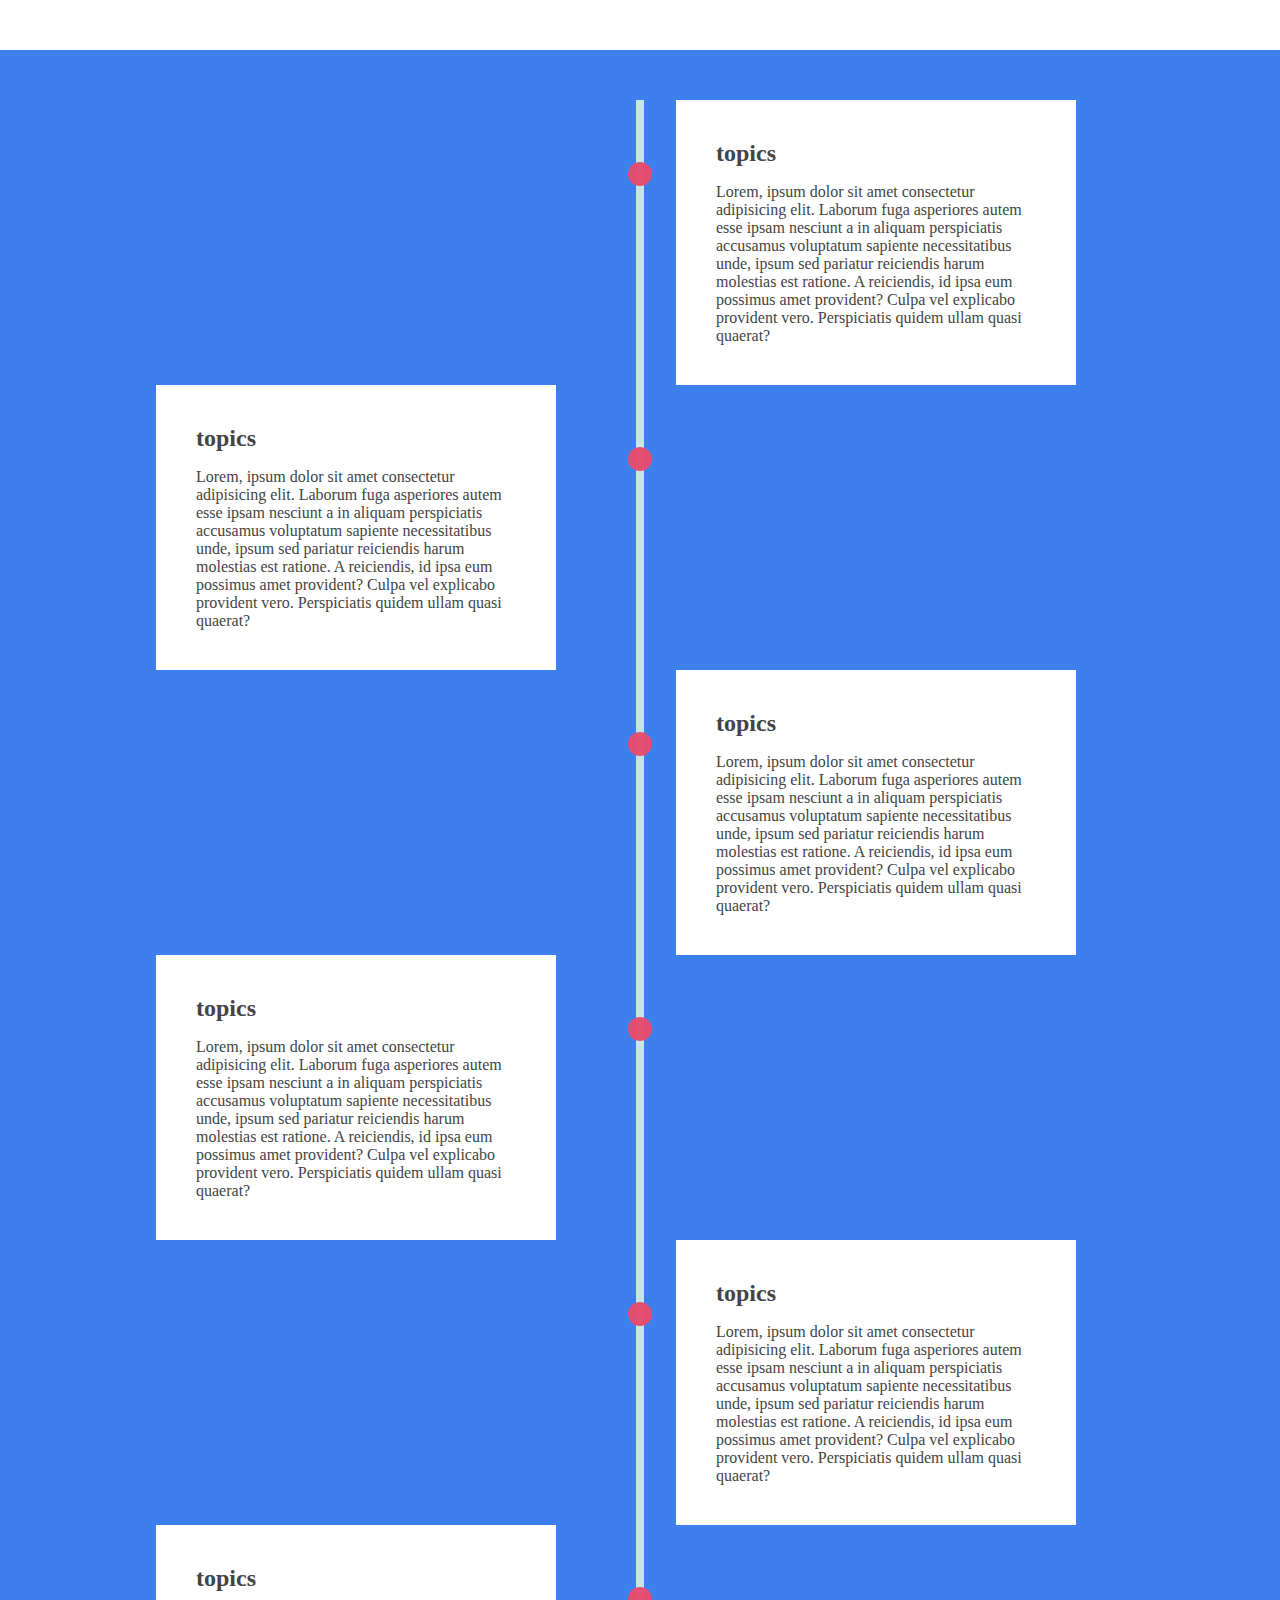
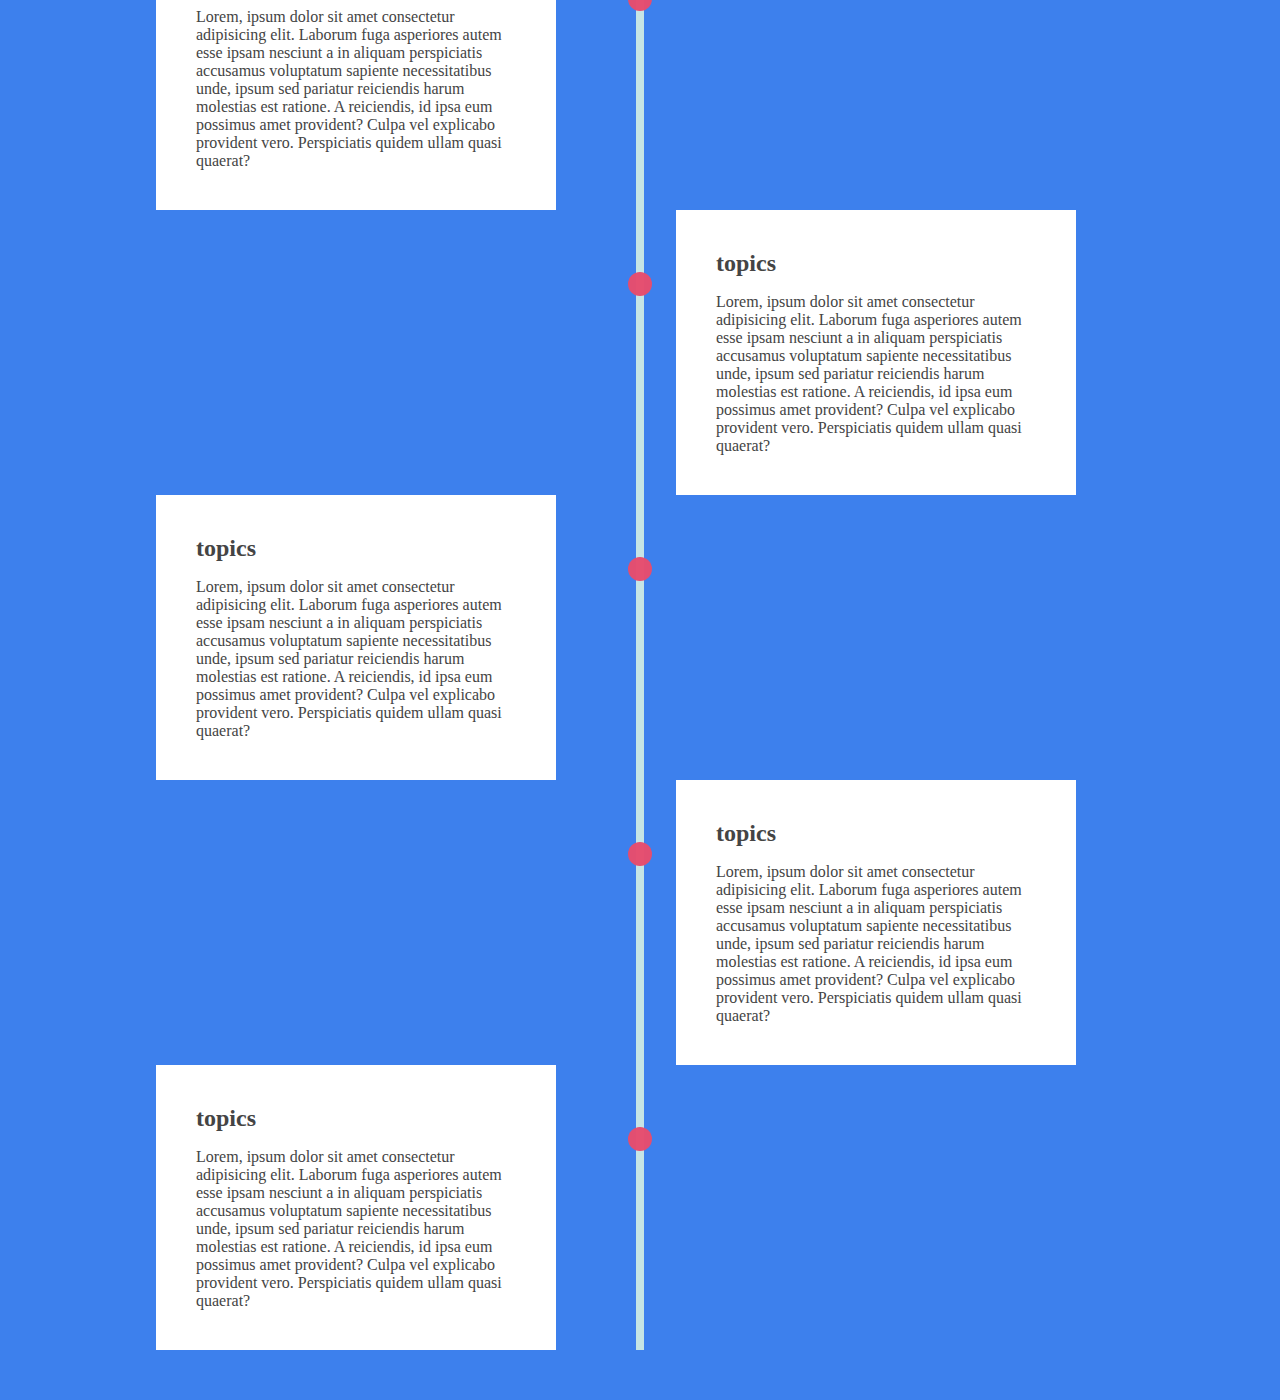
<file: line/index.html>
<!DOCTYPE html>
<html lang="en">
  <head>
    <meta charset="UTF-8" />
    <meta name="viewport" content="width=device-width, initial-scale=1.0" />
    <link rel="stylesheet" href="style.css" />
    <link rel="stylesheet" href="dots.css" />
    <title>line</title>
  </head>
  <body>
    <main>
      <section id="line">
        <ul>
          <li>
            <div>
              <h2>topics</h2>
              <p>
                Lorem, ipsum dolor sit amet consectetur adipisicing elit.
                Laborum fuga asperiores autem esse ipsam nesciunt a in aliquam
                perspiciatis accusamus voluptatum sapiente necessitatibus unde,
                ipsum sed pariatur reiciendis harum molestias est ratione. A
                reiciendis, id ipsa eum possimus amet provident? Culpa vel
                explicabo provident vero. Perspiciatis quidem ullam quasi
                quaerat?
              </p>
            </div>
          </li>
          <li>
            <div>
              <h2>topics</h2>
              <p>
                Lorem, ipsum dolor sit amet consectetur adipisicing elit.
                Laborum fuga asperiores autem esse ipsam nesciunt a in aliquam
                perspiciatis accusamus voluptatum sapiente necessitatibus unde,
                ipsum sed pariatur reiciendis harum molestias est ratione. A
                reiciendis, id ipsa eum possimus amet provident? Culpa vel
                explicabo provident vero. Perspiciatis quidem ullam quasi
                quaerat?
              </p>
            </div>
          </li>
          <li>
            <div>
              <h2>topics</h2>
              <p>
                Lorem, ipsum dolor sit amet consectetur adipisicing elit.
                Laborum fuga asperiores autem esse ipsam nesciunt a in aliquam
                perspiciatis accusamus voluptatum sapiente necessitatibus unde,
                ipsum sed pariatur reiciendis harum molestias est ratione. A
                reiciendis, id ipsa eum possimus amet provident? Culpa vel
                explicabo provident vero. Perspiciatis quidem ullam quasi
                quaerat?
              </p>
            </div>
          </li>
          <li>
            <div>
              <h2>topics</h2>
              <p>
                Lorem, ipsum dolor sit amet consectetur adipisicing elit.
                Laborum fuga asperiores autem esse ipsam nesciunt a in aliquam
                perspiciatis accusamus voluptatum sapiente necessitatibus unde,
                ipsum sed pariatur reiciendis harum molestias est ratione. A
                reiciendis, id ipsa eum possimus amet provident? Culpa vel
                explicabo provident vero. Perspiciatis quidem ullam quasi
                quaerat?
              </p>
            </div>
          </li>
          <li>
            <div>
              <h2>topics</h2>
              <p>
                Lorem, ipsum dolor sit amet consectetur adipisicing elit.
                Laborum fuga asperiores autem esse ipsam nesciunt a in aliquam
                perspiciatis accusamus voluptatum sapiente necessitatibus unde,
                ipsum sed pariatur reiciendis harum molestias est ratione. A
                reiciendis, id ipsa eum possimus amet provident? Culpa vel
                explicabo provident vero. Perspiciatis quidem ullam quasi
                quaerat?
              </p>
            </div>
          </li>
          <li>
            <div>
              <h2>topics</h2>
              <p>
                Lorem, ipsum dolor sit amet consectetur adipisicing elit.
                Laborum fuga asperiores autem esse ipsam nesciunt a in aliquam
                perspiciatis accusamus voluptatum sapiente necessitatibus unde,
                ipsum sed pariatur reiciendis harum molestias est ratione. A
                reiciendis, id ipsa eum possimus amet provident? Culpa vel
                explicabo provident vero. Perspiciatis quidem ullam quasi
                quaerat?
              </p>
            </div>
          </li>
          <li>
            <div>
              <h2>topics</h2>
              <p>
                Lorem, ipsum dolor sit amet consectetur adipisicing elit.
                Laborum fuga asperiores autem esse ipsam nesciunt a in aliquam
                perspiciatis accusamus voluptatum sapiente necessitatibus unde,
                ipsum sed pariatur reiciendis harum molestias est ratione. A
                reiciendis, id ipsa eum possimus amet provident? Culpa vel
                explicabo provident vero. Perspiciatis quidem ullam quasi
                quaerat?
              </p>
            </div>
          </li>
          <li>
            <div>
              <h2>topics</h2>
              <p>
                Lorem, ipsum dolor sit amet consectetur adipisicing elit.
                Laborum fuga asperiores autem esse ipsam nesciunt a in aliquam
                perspiciatis accusamus voluptatum sapiente necessitatibus unde,
                ipsum sed pariatur reiciendis harum molestias est ratione. A
                reiciendis, id ipsa eum possimus amet provident? Culpa vel
                explicabo provident vero. Perspiciatis quidem ullam quasi
                quaerat?
              </p>
            </div>
          </li>
          <li>
            <div>
              <h2>topics</h2>
              <p>
                Lorem, ipsum dolor sit amet consectetur adipisicing elit.
                Laborum fuga asperiores autem esse ipsam nesciunt a in aliquam
                perspiciatis accusamus voluptatum sapiente necessitatibus unde,
                ipsum sed pariatur reiciendis harum molestias est ratione. A
                reiciendis, id ipsa eum possimus amet provident? Culpa vel
                explicabo provident vero. Perspiciatis quidem ullam quasi
                quaerat?
              </p>
            </div>
          </li>
          <li>
            <div>
              <h2>topics</h2>
              <p>
                Lorem, ipsum dolor sit amet consectetur adipisicing elit.
                Laborum fuga asperiores autem esse ipsam nesciunt a in aliquam
                perspiciatis accusamus voluptatum sapiente necessitatibus unde,
                ipsum sed pariatur reiciendis harum molestias est ratione. A
                reiciendis, id ipsa eum possimus amet provident? Culpa vel
                explicabo provident vero. Perspiciatis quidem ullam quasi
                quaerat?
              </p>
            </div>
          </li>
        </ul>
      </section>
    </main>
  </body>
</html>
</file>
<file: line/style.css>
* {
  margin: 0;
  padding: 0;
  box-sizing: border-box;
}

#line {
  background-color: #3d80ed;
  padding: 50px 0;
  margin-top: 50px;
}

#line ul li {
  /* for positioning dots.*/
  position: relative;
  margin: 0 auto;
  list-style: none;
  width: 8px;
  background-color: rgb(198, 229, 229, 9);
  /* this will create breakage in line */
  /* margin-bottom: 20px; */
}

#line ul li div {
  width: 400px;
  height: auto;
  background: #fff;
  color: #444;
  display: flex;
  flex-direction: column;
  justify-content: center;
  align-items: flex-start;
  padding: 40px;
}

#line ul li div h2 {
  margin-bottom: 1rem;
}

/* right side*/
#line ul li:nth-child(odd) div {
  left: 50px;
  transform: translate(40px, 0);
}

/* left side*/
#line ul li:nth-child(even) div {
  right: 100px;
  transform: translate(-480px, 0);
}
</file>
<file: line/dots.css>
#line ul li:after {
  content: '';
  position: absolute;
  right: -8px;
  bottom: 70%;
  width: 24px;
  height: 24px;
  background-color: #e54c6efa;
  border-radius: 50%;
}
</file>
